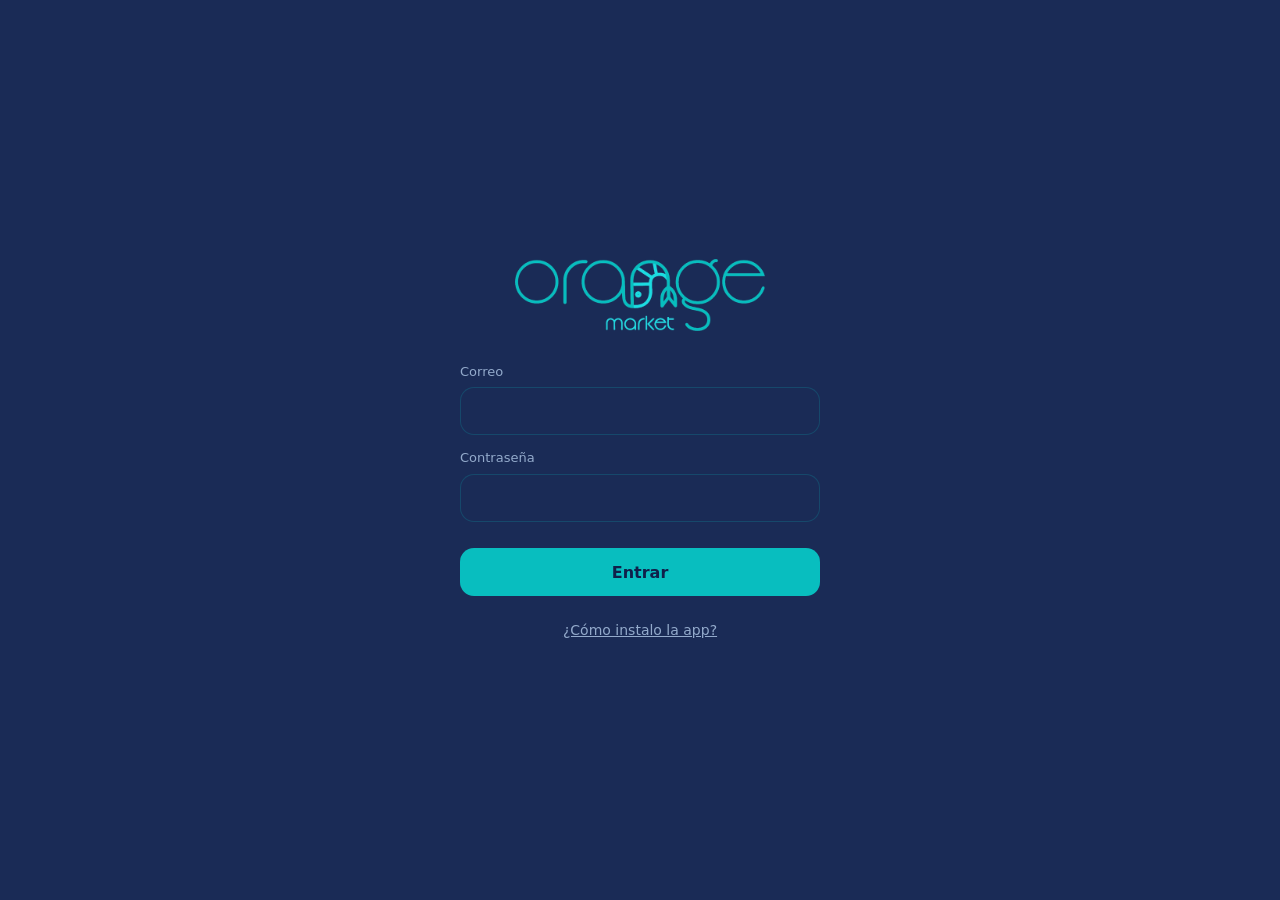
<file: index.html>
<!doctype html>
<html lang="es-CO">
<head>
<meta charset="utf-8">
<meta name="viewport" content="width=device-width, initial-scale=1, viewport-fit=cover">
<title>Orange Market</title>

<meta name="theme-color" content="#1a2b56">
<meta name="apple-mobile-web-app-capable" content="yes">
<meta name="apple-mobile-web-app-status-bar-style" content="black-translucent">
<meta name="apple-mobile-web-app-title" content="Orange Market">
<link rel="manifest" href="manifest.webmanifest">
<link rel="apple-touch-icon" href="assets/apple-touch-icon.png">
<link rel="icon" href="assets/icono-192.png">
<link rel="stylesheet" href="css/style.css">
</head>
<body>

<div class="app" id="app">
  <header class="cabecera">
    <img class="cabecera__logo" src="assets/logo.png" alt="Orange Market">
    <div class="cabecera__derecha" id="cabecera-derecha"></div>
  </header>

  <main class="contenido" id="contenido"></main>

  <nav class="nav" id="nav"></nav>
</div>

<script src="js/store.js"></script>
<script src="js/config.js"></script>
<script src="js/cloud.js"></script>
<script src="js/ui.js"></script>
<script src="js/p-inventario.js"></script>
<script src="js/p-proveedores.js"></script>
<script src="js/p-clientes.js"></script>
<script src="js/p-venta.js"></script>
<script src="js/p-resumen.js"></script>
<script src="js/p-cartera.js"></script>
<script src="js/factura.js"></script>
<script src="js/exportar.js"></script>
<script>
  window.addEventListener('DOMContentLoaded', function () {
    OM.cloud.iniciar();
    if ('serviceWorker' in navigator && location.protocol !== 'file:') {
      navigator.serviceWorker.register('sw.js');
    }
  });
</script>

</body>
</html>
</file>
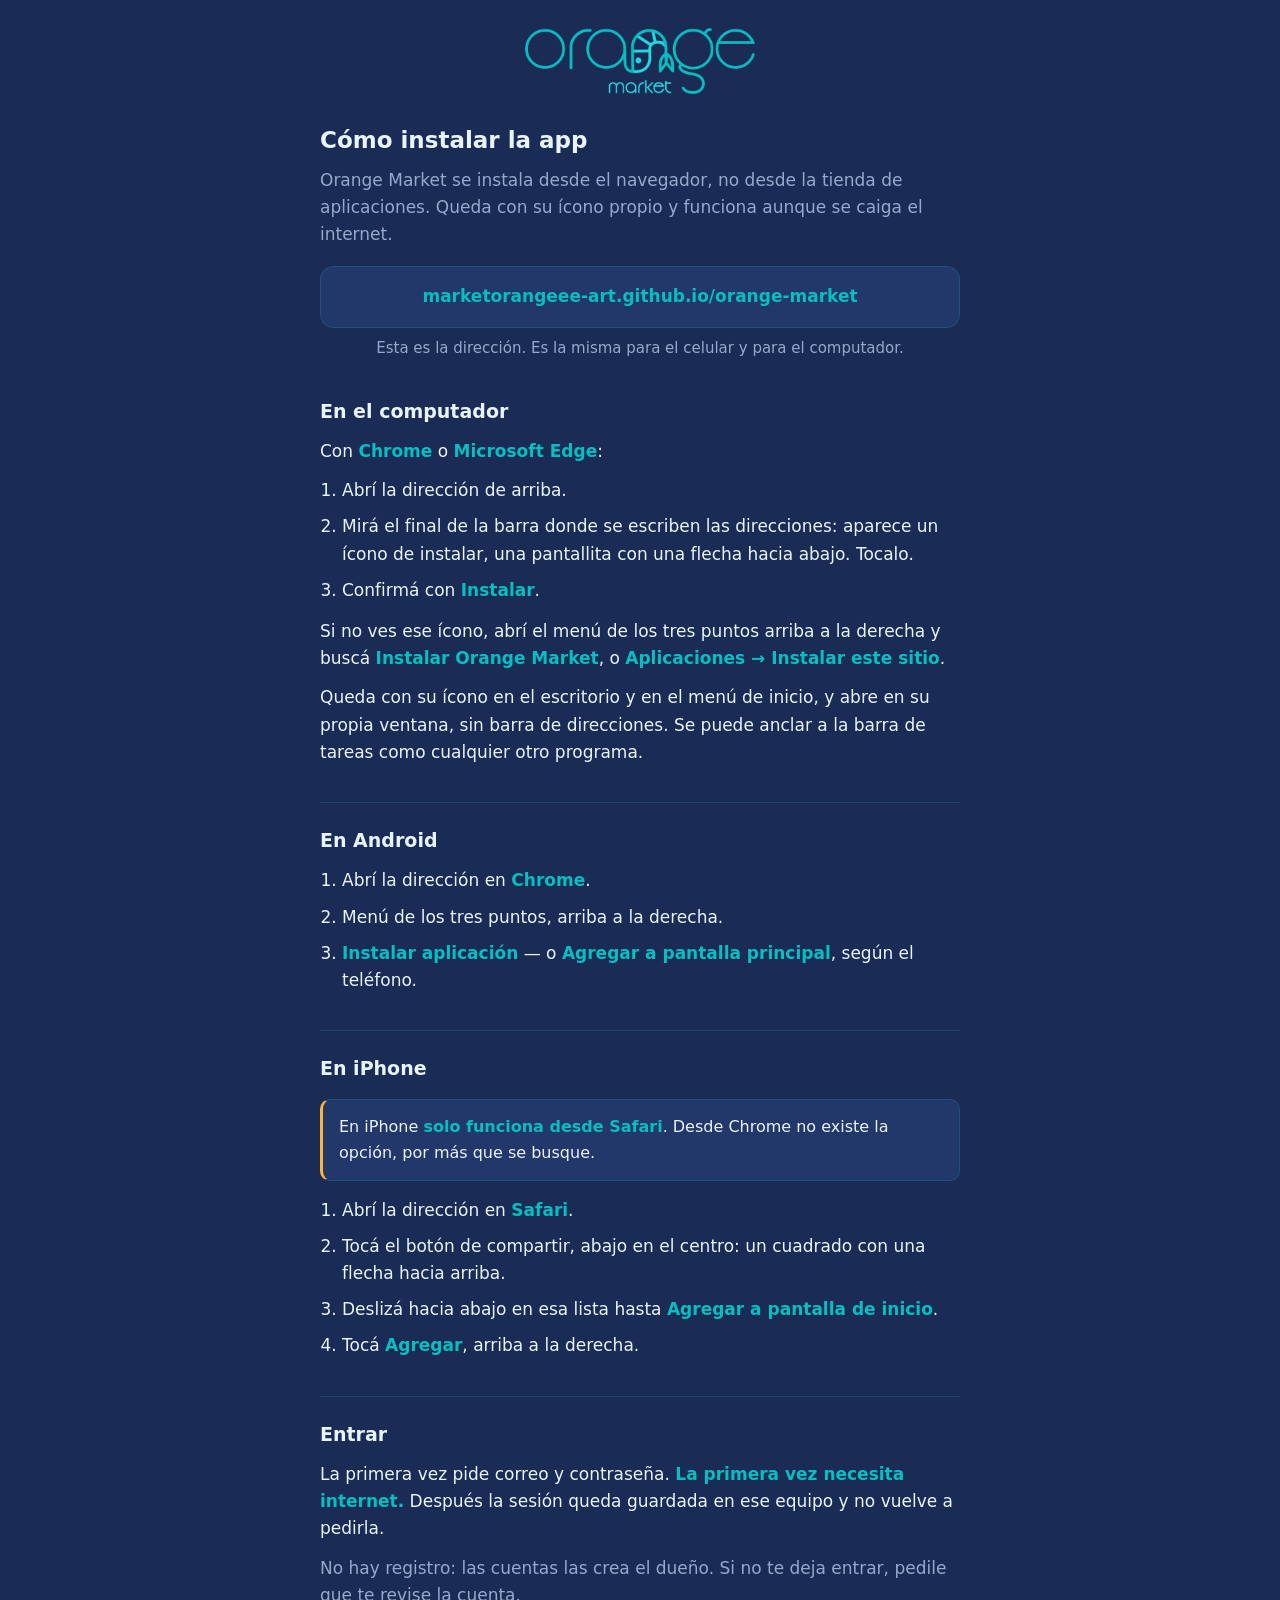
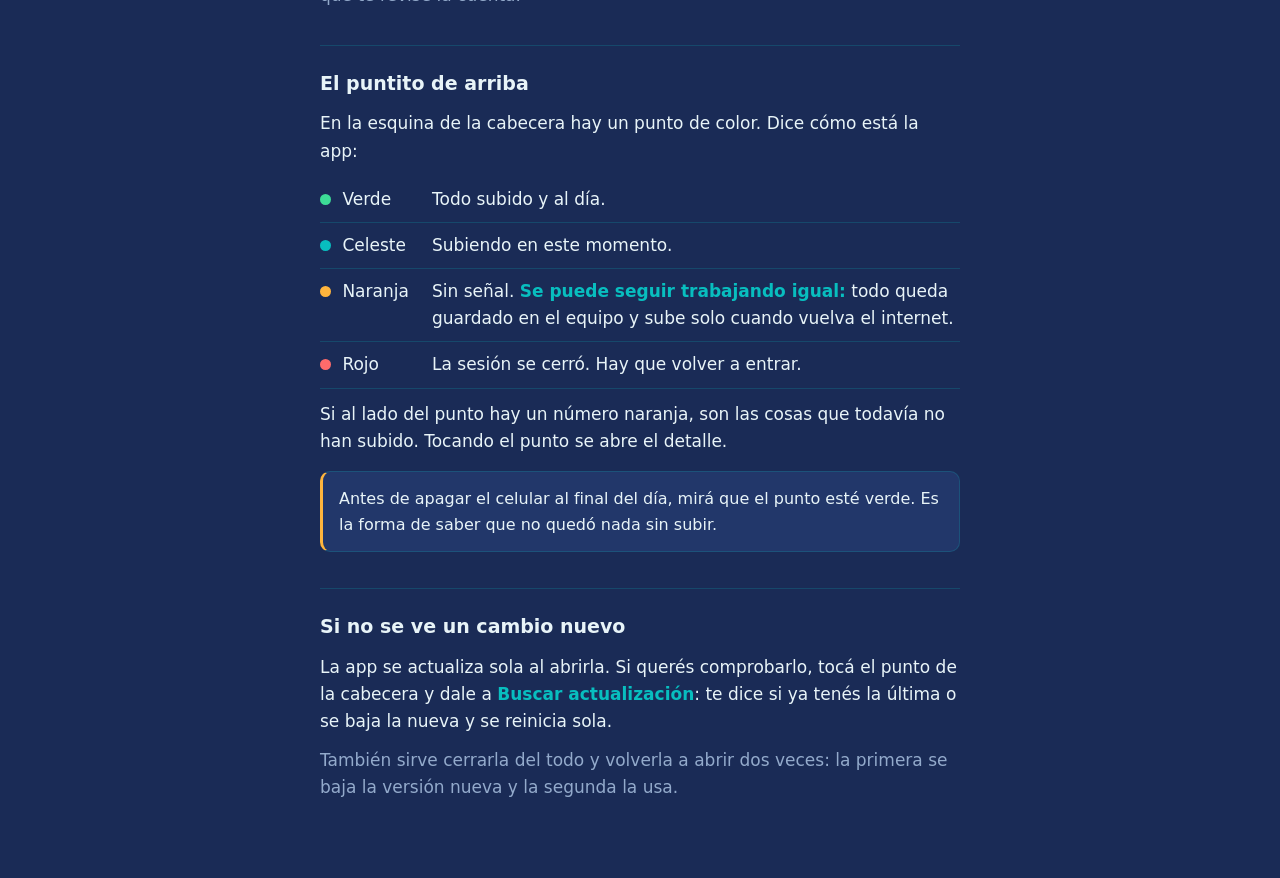
<file: guia.html>
<!doctype html>
<html lang="es-CO">
<head>
<meta charset="utf-8">
<meta name="viewport" content="width=device-width, initial-scale=1, viewport-fit=cover">
<title>Orange Market · Cómo instalar la app</title>
<meta name="theme-color" content="#1a2b56">
<link rel="icon" href="assets/icono-192.png">
<style>
  :root {
    --fondo: #1a2b56;
    --fondo-2: #22376a;
    --linea: rgba(8, 190, 191, .20);
    --marca: #08bebf;
    --texto: #e8f4f8;
    --texto-2: #93aacb;
    --alerta: #ffb53d;
  }

  * { box-sizing: border-box; margin: 0; padding: 0; }

  body {
    background: var(--fondo);
    color: var(--texto);
    font: 17px/1.6 system-ui, -apple-system, "Segoe UI", Roboto, sans-serif;
    padding: 28px 18px 64px;
  }

  main { max-width: 640px; margin: 0 auto; }

  .logo { width: 100%; max-width: 230px; display: block; margin: 0 auto 28px; }

  h1 { font-size: 23px; margin-bottom: 8px; }
  h2 {
    font-size: 19px;
    margin: 36px 0 12px;
    padding-top: 22px;
    border-top: 1px solid var(--linea);
  }
  h2:first-of-type { border-top: 0; padding-top: 0; }

  p { margin-bottom: 12px; }
  .tenue { color: var(--texto-2); }

  .direccion {
    display: block;
    background: var(--fondo-2);
    border: 1px solid var(--linea);
    border-radius: 14px;
    padding: 16px;
    margin: 18px 0 8px;
    color: var(--marca);
    font-weight: 700;
    font-size: 17px;
    text-align: center;
    word-break: break-all;
    text-decoration: none;
  }

  ol { margin: 0 0 14px 22px; }
  li { margin-bottom: 9px; }

  .nota {
    background: var(--fondo-2);
    border: 1px solid var(--linea);
    border-left: 3px solid var(--alerta);
    border-radius: 10px;
    padding: 14px 16px;
    margin: 16px 0;
    font-size: 16px;
  }

  .punto {
    display: inline-block;
    width: 11px;
    height: 11px;
    border-radius: 50%;
    margin-right: 6px;
    vertical-align: baseline;
  }

  table { width: 100%; border-collapse: collapse; margin: 12px 0; }
  td { padding: 9px 0; border-bottom: 1px solid var(--linea); vertical-align: top; }
  td:first-child { width: 112px; white-space: nowrap; }

  b { color: var(--marca); }
</style>
</head>
<body>
<main>

  <img class="logo" src="assets/logo.png" alt="Orange Market">

  <h1>Cómo instalar la app</h1>
  <p class="tenue">
    Orange Market se instala desde el navegador, no desde la tienda de
    aplicaciones. Queda con su ícono propio y funciona aunque se caiga el
    internet.
  </p>

  <a class="direccion" href="https://marketorangeee-art.github.io/orange-market/">
    marketorangeee-art.github.io/orange-market
  </a>
  <p class="tenue" style="text-align:center;font-size:15px">
    Esta es la dirección. Es la misma para el celular y para el computador.
  </p>


  <h2>En el computador</h2>
  <p>Con <b>Chrome</b> o <b>Microsoft Edge</b>:</p>
  <ol>
    <li>Abrí la dirección de arriba.</li>
    <li>Mirá el final de la barra donde se escriben las direcciones: aparece un
      ícono de instalar, una pantallita con una flecha hacia abajo. Tocalo.</li>
    <li>Confirmá con <b>Instalar</b>.</li>
  </ol>
  <p>
    Si no ves ese ícono, abrí el menú de los tres puntos arriba a la derecha y
    buscá <b>Instalar Orange Market</b>, o <b>Aplicaciones → Instalar este sitio</b>.
  </p>
  <p>
    Queda con su ícono en el escritorio y en el menú de inicio, y abre en su
    propia ventana, sin barra de direcciones. Se puede anclar a la barra de
    tareas como cualquier otro programa.
  </p>


  <h2>En Android</h2>
  <ol>
    <li>Abrí la dirección en <b>Chrome</b>.</li>
    <li>Menú de los tres puntos, arriba a la derecha.</li>
    <li><b>Instalar aplicación</b> — o <b>Agregar a pantalla principal</b>,
      según el teléfono.</li>
  </ol>


  <h2>En iPhone</h2>
  <div class="nota">
    En iPhone <b>solo funciona desde Safari</b>. Desde Chrome no existe la
    opción, por más que se busque.
  </div>
  <ol>
    <li>Abrí la dirección en <b>Safari</b>.</li>
    <li>Tocá el botón de compartir, abajo en el centro: un cuadrado con una
      flecha hacia arriba.</li>
    <li>Deslizá hacia abajo en esa lista hasta
      <b>Agregar a pantalla de inicio</b>.</li>
    <li>Tocá <b>Agregar</b>, arriba a la derecha.</li>
  </ol>


  <h2>Entrar</h2>
  <p>
    La primera vez pide correo y contraseña. <b>La primera vez necesita
    internet.</b> Después la sesión queda guardada en ese equipo y no vuelve a
    pedirla.
  </p>
  <p class="tenue">
    No hay registro: las cuentas las crea el dueño. Si no te deja entrar,
    pedile que te revise la cuenta.
  </p>


  <h2>El puntito de arriba</h2>
  <p>En la esquina de la cabecera hay un punto de color. Dice cómo está la app:</p>
  <table>
    <tr>
      <td><span class="punto" style="background:#3ddc97"></span> Verde</td>
      <td>Todo subido y al día.</td>
    </tr>
    <tr>
      <td><span class="punto" style="background:#08bebf"></span> Celeste</td>
      <td>Subiendo en este momento.</td>
    </tr>
    <tr>
      <td><span class="punto" style="background:#ffb53d"></span> Naranja</td>
      <td>Sin señal. <b>Se puede seguir trabajando igual:</b> todo queda
        guardado en el equipo y sube solo cuando vuelva el internet.</td>
    </tr>
    <tr>
      <td><span class="punto" style="background:#ff6b6b"></span> Rojo</td>
      <td>La sesión se cerró. Hay que volver a entrar.</td>
    </tr>
  </table>
  <p>
    Si al lado del punto hay un número naranja, son las cosas que todavía no
    han subido. Tocando el punto se abre el detalle.
  </p>
  <div class="nota">
    Antes de apagar el celular al final del día, mirá que el punto esté verde.
    Es la forma de saber que no quedó nada sin subir.
  </div>


  <h2>Si no se ve un cambio nuevo</h2>
  <p>
    La app se actualiza sola al abrirla. Si querés comprobarlo, tocá el punto
    de la cabecera y dale a <b>Buscar actualización</b>: te dice si ya tenés la
    última o se baja la nueva y se reinicia sola.
  </p>
  <p class="tenue">
    También sirve cerrarla del todo y volverla a abrir dos veces: la primera se
    baja la versión nueva y la segunda la usa.
  </p>

</main>
</body>
</html>
</file>
<file: css/style.css>
/* Orange Market · tema
 *
 * Colores tomados del logo: el azul del fondo es #1a2b56 y el verde-azul del
 * trazo es #08bebf. Si el logo cambia, estos dos cambian con él y el resto de
 * la paleta se deriva de ahí.
 *
 * Una sola hoja para celular y PC. Hasta 899px manda el pulgar: una columna y
 * barra de pestañas abajo. Desde 900px hay barra lateral y el contenido se
 * reparte en columnas. Nada táctil por debajo de 44px.
 */

:root {
  --fondo:      #1a2b56;
  --fondo-2:    #22376a;
  --fondo-3:    #2c4383;
  --linea:      rgba(8, 190, 191, .20);
  --marca:      #08bebf;
  --marca-tenue: rgba(8, 190, 191, .14);
  --texto:      #e8f4f8;
  --texto-2:    #93aacb;
  --ok:         #3ddc97;
  --alerta:     #ffb53d;
  --mal:        #ff6b6b;
  --radio:      14px;
  --sombra:     0 6px 24px rgba(0, 0, 0, .35);
}

* { box-sizing: border-box; margin: 0; padding: 0; -webkit-tap-highlight-color: transparent; }

html, body { height: 100%; }

body {
  background: var(--fondo);
  color: var(--texto);
  font: 16px/1.45 system-ui, -apple-system, "Segoe UI", Roboto, sans-serif;
  overscroll-behavior-y: none;
}

/* ── estructura ──────────────────────────────────────────────────────── */

.app {
  display: grid;
  grid-template-rows: auto 1fr auto;
  min-height: 100dvh;
}

.cabecera {
  display: flex;
  align-items: center;
  gap: 12px;
  padding: 10px 16px;
  padding-top: calc(10px + env(safe-area-inset-top));
  background: var(--fondo-2);
  border-bottom: 1px solid var(--linea);
  position: sticky;
  top: 0;
  z-index: 10;
}

.cabecera__logo { height: 30px; width: auto; display: block; }
.cabecera__titulo { font-size: 17px; font-weight: 600; letter-spacing: .2px; }
.cabecera__derecha { margin-left: auto; display: flex; align-items: center; gap: 8px; }

.contenido {
  padding: 16px;
  padding-bottom: 24px;
  max-width: 1100px;
  width: 100%;
  margin: 0 auto;
}

/* ── navegación ──────────────────────────────────────────────────────── */

.nav {
  display: flex;
  background: var(--fondo-2);
  border-top: 1px solid var(--linea);
  padding-bottom: env(safe-area-inset-bottom);
  position: sticky;
  bottom: 0;
  z-index: 10;
}

.nav__item {
  flex: 1;
  min-height: 56px;
  display: flex;
  flex-direction: column;
  align-items: center;
  justify-content: center;
  gap: 3px;
  border: 0;
  background: none;
  color: var(--texto-2);
  font: inherit;
  font-size: 11px;
  cursor: pointer;
}

.nav__item svg { width: 22px; height: 22px; stroke: currentColor; fill: none; stroke-width: 1.8; }
.nav__item--activo { color: var(--marca); }

/* ── tarjetas y listas ───────────────────────────────────────────────── */

.tarjeta {
  background: var(--fondo-2);
  border: 1px solid var(--linea);
  border-radius: var(--radio);
  padding: 16px;
  margin-bottom: 12px;
}

.tarjeta__titulo {
  font-size: 12px;
  text-transform: uppercase;
  letter-spacing: .8px;
  color: var(--texto-2);
  margin-bottom: 10px;
}

.fila {
  display: flex;
  align-items: center;
  gap: 12px;
  width: 100%;
  min-height: 56px;
  padding: 10px 14px;
  background: var(--fondo-2);
  border: 1px solid var(--linea);
  border-radius: var(--radio);
  margin-bottom: 8px;
  color: inherit;
  font: inherit;
  text-align: left;
  cursor: pointer;
}

.fila:active { background: var(--fondo-3); }
.fila__cuerpo { flex: 1; min-width: 0; }
.fila__titulo { font-weight: 600; }
.fila__detalle { font-size: 13px; color: var(--texto-2); }
.fila__valor { text-align: right; white-space: nowrap; font-variant-numeric: tabular-nums; }

/* ── textos y señales ────────────────────────────────────────────────── */

.monto { font-variant-numeric: tabular-nums; font-weight: 600; }
.tenue { color: var(--texto-2); }
.ok    { color: var(--ok); }
.aviso { color: var(--alerta); }
.mal   { color: var(--mal); }

.pildora {
  display: inline-flex;
  align-items: center;
  gap: 5px;
  font-size: 12px;
  font-weight: 600;
  padding: 3px 9px;
  border-radius: 999px;
  background: var(--marca-tenue);
  color: var(--marca);
}

.pildora--aviso { background: rgba(255, 181, 61, .15); color: var(--alerta); }
.pildora--mal   { background: rgba(255, 107, 107, .15); color: var(--mal); }

.vacio {
  text-align: center;
  color: var(--texto-2);
  padding: 48px 24px;
}

.vacio__icono { font-size: 34px; opacity: .5; margin-bottom: 10px; }

/* ── controles ───────────────────────────────────────────────────────── */

.boton {
  display: inline-flex;
  align-items: center;
  justify-content: center;
  gap: 8px;
  min-height: 48px;
  padding: 0 20px;
  border: 0;
  border-radius: var(--radio);
  background: var(--marca);
  color: #10204a;
  font: inherit;
  font-weight: 700;
  cursor: pointer;
}

.boton:active { filter: brightness(.9); }
.boton:disabled { opacity: .4; cursor: default; }
.boton--bloque { width: 100%; }
.boton--fantasma { background: transparent; color: var(--marca); border: 1px solid var(--linea); }
.boton--peligro { background: transparent; color: var(--mal); border: 1px solid rgba(255,107,107,.3); }

/* display:block no es decorativo: .campo es un <label>, y a un elemento en
   línea los márgenes verticales no le aplican. Sin esto, el margen de abajo
   se ignora y los campos quedan pegados entre sí en todos los formularios. */
.campo { display: block; margin-bottom: 14px; }

.campo__etiqueta {
  display: block;
  font-size: 13px;
  color: var(--texto-2);
  margin-bottom: 6px;
}

.campo input,
.campo select,
.campo textarea {
  width: 100%;
  min-height: 48px;
  padding: 10px 14px;
  background: var(--fondo);
  border: 1px solid var(--linea);
  border-radius: var(--radio);
  color: var(--texto);
  font: inherit;
}

.campo input:focus,
.campo select:focus,
.campo textarea:focus {
  outline: 2px solid var(--marca);
  outline-offset: -1px;
}

.campo--duo { display: grid; grid-template-columns: 1fr 1fr; gap: 12px; }

/* ── diálogo ─────────────────────────────────────────────────────────── */

.velo {
  position: fixed;
  inset: 0;
  background: rgba(2, 14, 30, .72);
  display: flex;
  align-items: flex-end;
  justify-content: center;
  z-index: 50;
}

.hoja {
  background: var(--fondo-2);
  border: 1px solid var(--linea);
  border-radius: var(--radio) var(--radio) 0 0;
  padding: 20px 16px calc(20px + env(safe-area-inset-bottom));
  width: 100%;
  max-width: 560px;
  max-height: 88dvh;
  overflow-y: auto;
}

.hoja__titulo { font-size: 18px; font-weight: 700; margin-bottom: 16px; }
.hoja__acciones { display: flex; gap: 10px; margin-top: 18px; }
.hoja__acciones > * { flex: 1; }

/* ── la venta anterior, mientras se arma la nueva ────────────────────── */

.previa__fila {
  display: grid;
  grid-template-columns: 1fr auto auto;
  align-items: center;
  gap: 10px;
  width: 100%;
  min-height: 44px;
  padding: 7px 0;
  border: 0;
  border-bottom: 1px solid var(--linea);
  background: none;
  color: inherit;
  font: inherit;
  text-align: left;
  cursor: pointer;
}

.previa__fila:active { background: var(--fondo-3); }
.previa__nombre { font-weight: 600; min-width: 0; }
.previa__cant { font-size: 13px; white-space: nowrap; }
.previa__precio { white-space: nowrap; }

.previa__pie {
  display: flex;
  justify-content: space-between;
  padding-top: 10px;
}

/* ── asignación de lotes ─────────────────────────────────────────────── */

.lote {
  display: flex;
  align-items: center;
  gap: 12px;
  padding: 8px 0;
  border-bottom: 1px solid var(--linea);
}

.lote:last-of-type { border-bottom: 0; }
.lote__datos { flex: 1; min-width: 0; }
.lote__titulo { font-weight: 600; font-size: 15px; }

.lote__cant {
  width: 86px;
  min-height: 44px;
  padding: 8px 10px;
  text-align: right;
  background: var(--fondo);
  border: 1px solid var(--linea);
  border-radius: 10px;
  color: var(--texto);
  font: inherit;
  font-variant-numeric: tabular-nums;
}

.lote__cant:focus { outline: 2px solid var(--marca); outline-offset: -1px; }

.resumen-linea {
  display: flex;
  justify-content: space-between;
  gap: 12px;
  margin-top: 12px;
  padding-top: 12px;
  border-top: 1px solid var(--linea);
}

/* ── indicador de conexión ───────────────────────────────────────────── */

.conexion {
  display: flex;
  align-items: center;
  gap: 6px;
  min-height: 40px;
  min-width: 40px;
  justify-content: center;
  padding: 0 10px;
  border: 1px solid var(--linea);
  border-radius: 999px;
  background: none;
  color: var(--texto-2);
  font: inherit;
  font-size: 13px;
  font-weight: 600;
  cursor: pointer;
}

.conexion__punto {
  width: 9px;
  height: 9px;
  border-radius: 50%;
  display: block;
}

.conexion__n { color: var(--alerta); }

/* ── calendario de cobros ────────────────────────────────────────────── */

.mes {
  display: flex;
  align-items: center;
  gap: 8px;
  margin-bottom: 14px;
}

.mes__nombre {
  flex: 1;
  text-align: center;
  font-weight: 600;
  text-transform: capitalize;
}

.mes__paso {
  min-width: 44px;
  min-height: 44px;
  border: 1px solid var(--linea);
  border-radius: 10px;
  background: none;
  color: var(--marca);
  font: inherit;
  font-size: 22px;
  line-height: 1;
  cursor: pointer;
}

.semana {
  display: grid;
  grid-template-columns: repeat(7, 1fr);
  gap: 4px;
  margin-bottom: 4px;
  font-size: 12px;
  color: var(--texto-2);
  text-align: center;
}

.calendario {
  display: grid;
  grid-template-columns: repeat(7, 1fr);
  gap: 4px;
}

.dia {
  aspect-ratio: 1;
  min-height: 42px;
  display: flex;
  flex-direction: column;
  align-items: center;
  justify-content: center;
  gap: 1px;
  padding: 2px;
  border: 1px solid transparent;
  border-radius: 9px;
  background: var(--fondo);
  color: var(--texto-2);
  font: inherit;
  font-size: 13px;
}

.dia--vacio { background: none; }
.dia__numero { font-weight: 600; }
.dia__monto { font-size: 10px; font-weight: 700; line-height: 1; }

/* Con monto el día es un botón: se nota que se puede tocar. */
.dia--espera,
.dia--vencido { cursor: pointer; color: var(--texto); }

.dia--espera  { background: var(--marca-tenue); border-color: var(--linea); }
.dia--espera .dia__monto { color: var(--marca); }

.dia--vencido { background: rgba(255, 107, 107, .16); border-color: rgba(255, 107, 107, .35); }
.dia--vencido .dia__monto { color: var(--mal); }

.dia--hoy { outline: 2px solid var(--marca); outline-offset: -2px; }

/* ── selector de periodo ─────────────────────────────────────────────── */

.periodos {
  display: flex;
  gap: 6px;
  background: var(--fondo);
  border: 1px solid var(--linea);
  border-radius: var(--radio);
  padding: 4px;
}

.periodo {
  flex: 1;
  min-height: 40px;
  border: 0;
  border-radius: 10px;
  background: none;
  color: var(--texto-2);
  font: inherit;
  font-size: 14px;
  font-weight: 600;
  cursor: pointer;
}

.periodo--activo { background: var(--marca-tenue); color: var(--marca); }

/* ── aviso flotante ──────────────────────────────────────────────────── */

.flotante {
  position: fixed;
  left: 50%;
  bottom: calc(80px + env(safe-area-inset-bottom));
  transform: translateX(-50%);
  background: var(--marca);
  color: #10204a;
  font-weight: 600;
  padding: 11px 20px;
  border-radius: 999px;
  box-shadow: var(--sombra);
  z-index: 60;
  transition: opacity .35s, transform .35s;
}

.flotante--fuera { opacity: 0; transform: translate(-50%, 10px); }

.campo__error { font-size: 14px; margin-top: -4px; }

.campo__ayuda {
  display: block;
  font-size: 13px;
  color: var(--texto-2);
  margin-top: 5px;
}

/* ── escritorio ──────────────────────────────────────────────────────── */

@media (min-width: 900px) {
  .app {
    grid-template-rows: auto 1fr;
    grid-template-columns: 232px 1fr;
    grid-template-areas:
      "cabecera cabecera"
      "nav      contenido";
  }

  .cabecera  { grid-area: cabecera; padding: 12px 24px; }
  .contenido { grid-area: contenido; padding: 24px; }

  .nav {
    grid-area: nav;
    flex-direction: column;
    border-top: 0;
    border-right: 1px solid var(--linea);
    position: static;
    padding: 12px 10px;
    gap: 2px;
  }

  .nav__item {
    flex: 0 0 auto;
    flex-direction: row;
    justify-content: flex-start;
    gap: 12px;
    padding: 0 14px;
    min-height: 46px;
    font-size: 15px;
    border-radius: 10px;
  }

  .nav__item--activo { background: var(--marca-tenue); }

  .velo { align-items: center; }
  .hoja { border-radius: var(--radio); padding-bottom: 20px; }

  /* en pantalla ancha las tarjetas del resumen van lado a lado */
  .rejilla { display: grid; grid-template-columns: repeat(auto-fit, minmax(240px, 1fr)); gap: 12px; }
  .rejilla .tarjeta { margin-bottom: 0; }
}

/* ── pantalla de entrada ─────────────────────────────────────────────────
 *
 * Va al final del archivo a propósito: tiene que ganarle a la rejilla de
 * escritorio de arriba, y con la misma especificidad gana la última regla.
 *
 * Esconder la navegación no basta: su columna de 232px sigue ocupando lugar
 * y empuja el contenido a la derecha. Acá el formulario es lo único en
 * pantalla, así que la cuadrícula se reduce a una sola celda.
 */
.app--entrada {
  grid-template-rows: 1fr;
  grid-template-columns: 1fr;
  grid-template-areas: "contenido";
}

.app--entrada .cabecera,
.app--entrada .nav { display: none; }

.app--entrada .contenido {
  grid-area: contenido;
  display: flex;
  align-items: center;
  justify-content: center;
  padding: 24px 16px calc(24px + env(safe-area-inset-bottom));
}

.entrada { width: 100%; max-width: 360px; }

.entrada__logo {
  width: 100%;
  max-width: 250px;
  display: block;
  margin: 0 auto 32px;
}

/* El botón que envía no puede quedar pegado al último campo: separarlo deja
   claro que es la acción y no un campo más, y da margen para no tocarlo sin
   querer con el pulgar al salir del teclado. */
.entrada__entrar { margin-top: 12px; }
</file>
